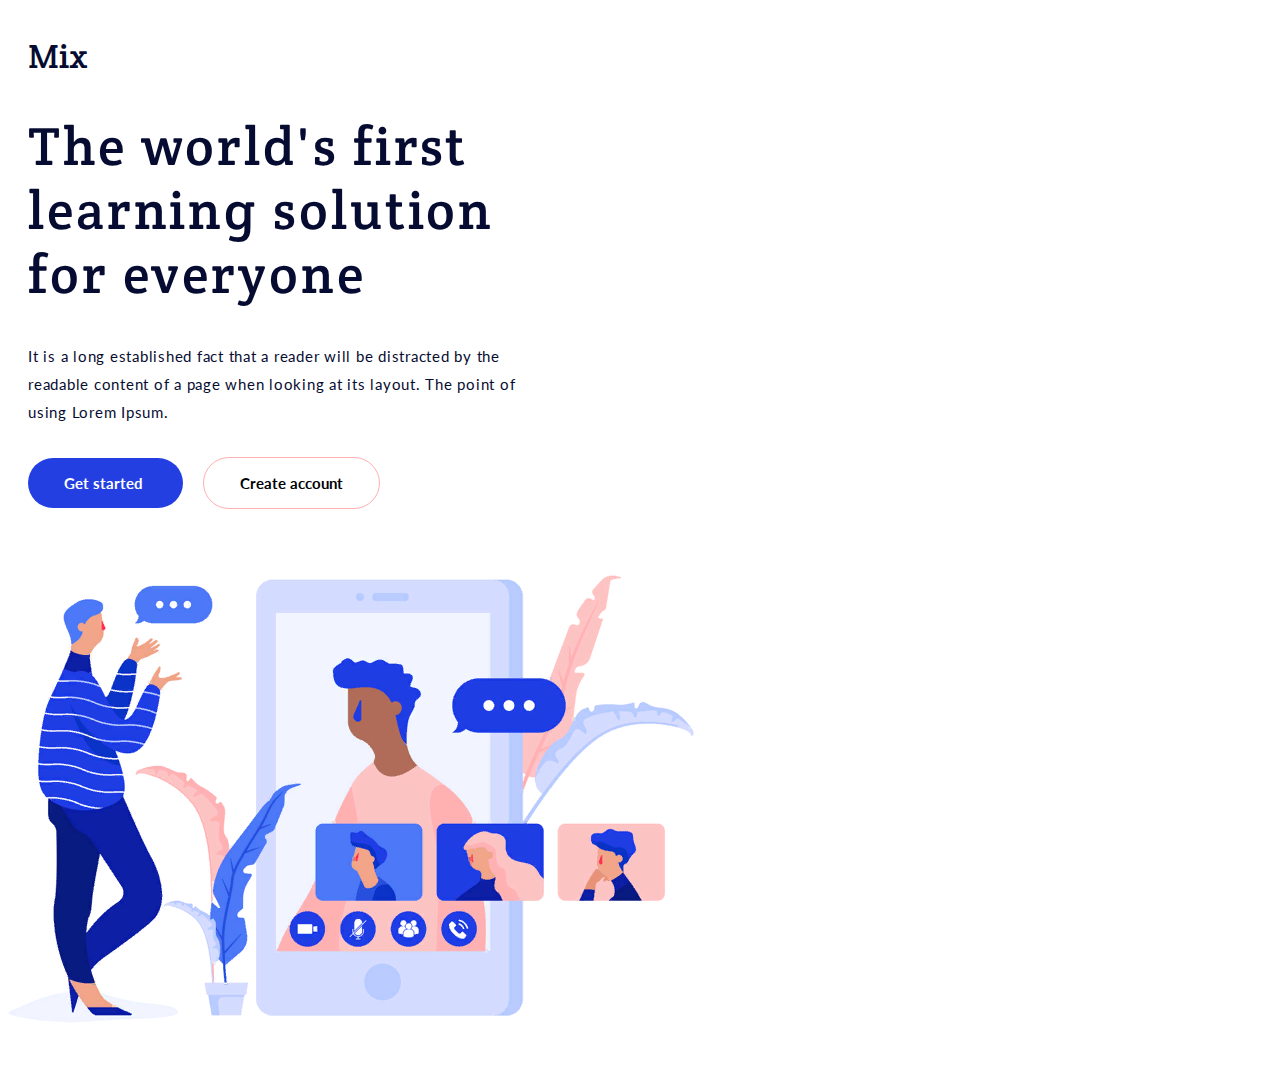
<file: task1/index.html>
<!DOCTYPE html>

<html>
<head>
    <title>Промо-страница</title>
    <meta charset="utf-8">
    <link href="css/style.css" rel="stylesheet">
    <link rel="preconnect" href="https://fonts.gstatic.com">
    <link href="https://fonts.googleapis.com/css2?family=Lato&display=swap" rel="stylesheet">
    <link rel="preconnect" href="https://fonts.gstatic.com">
    <link href="https://fonts.googleapis.com/css2?family=Crete+Round&display=swap" rel="stylesheet">
</head>

<body>
<div class="main">
    <p class="logo"> Mix
    </p>

    <h1 class="title">
        The world's first learning solution for everyone
    </h1>

    <p class="text">
        It is a long established fact that a reader will be distracted by the readable content of a page when looking at
        its layout. The point of using Lorem Ipsum.
    </p>

    <a class="button button_blue">
        Get started
    </a>
    <a class="button button_light">
        Create account
    </a>
</div>

<img src="images/clipart.png" alt="Промо-картинка">

</body>
</html>
</file>
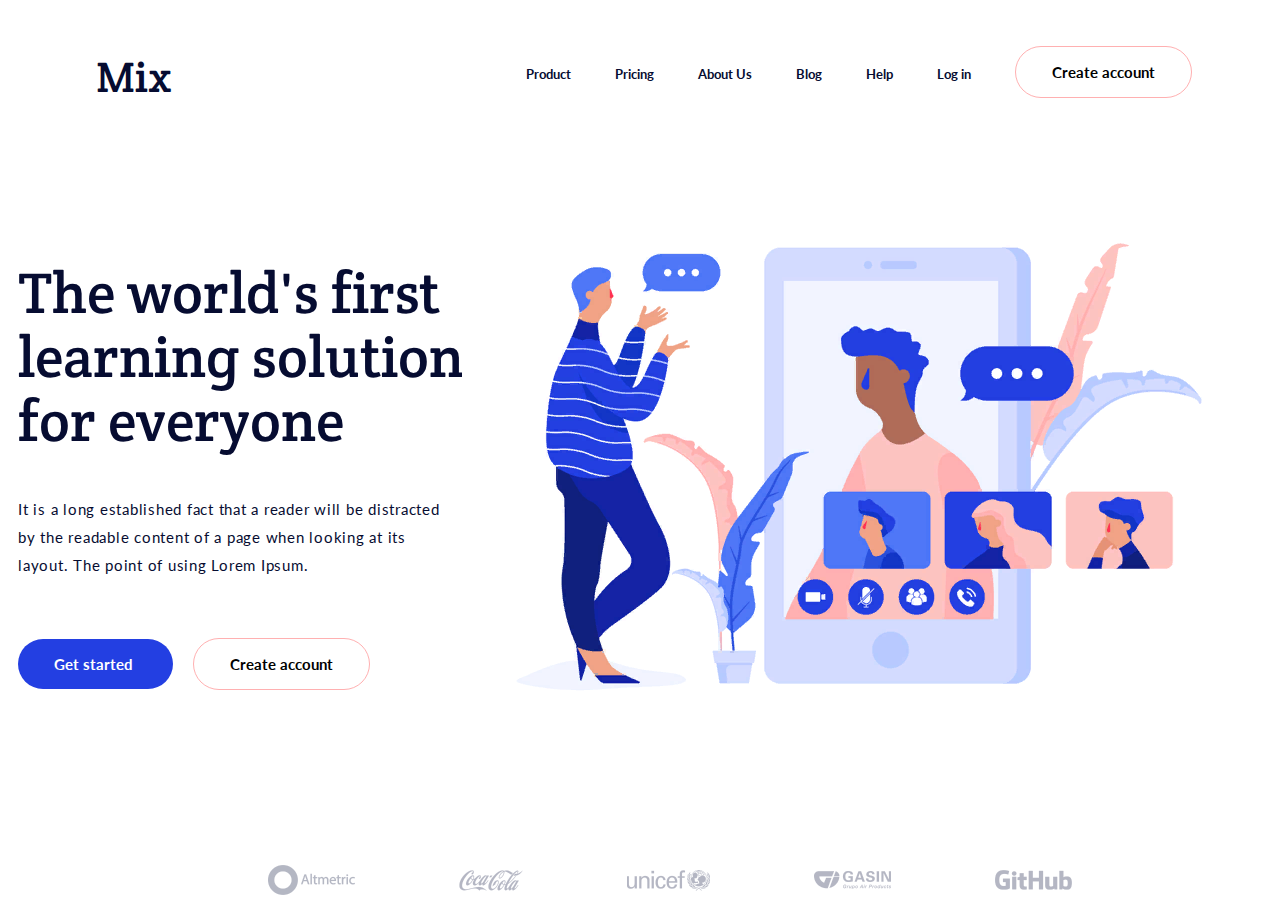
<file: task2/index.html>
<!DOCTYPE html>
<html>
<head>
    <title>Промо-страница</title>
    <meta charset="utf-8">
    <link href="css/style.css" rel="stylesheet">
    <link rel="preconnect" href="https://fonts.gstatic.com">
    <link href="https://fonts.googleapis.com/css2?family=Lato&display=swap" rel="stylesheet">
    <link rel="preconnect" href="https://fonts.gstatic.com">
    <link href="https://fonts.googleapis.com/css2?family=Crete+Round&display=swap" rel="stylesheet">
</head>
<body>
<header class="header">
    <span class="logo"> Mix
    </span>
    <div class="nav_menu">
        <a class="menu_link">Product</a>
        <a class="menu_link">Pricing</a>
        <a class="menu_link">About Us</a>
        <a class="menu_link">Blog</a>
        <a class="menu_link">Help</a>
        <a class="menu_link">Log in</a>
        <a class="button button_light"> Create account </a>
    </div>
</header>
<div class="main">
    <div class="main_content">
        <h1 class="title">
            The world's first learning solution for everyone
        </h1>
        <p class="text">
            It is a long established fact that a reader will be distracted
            by the readable content of a page when looking at its
            layout. The point of using Lorem Ipsum.
        </p>
        <div class="button">
            <a class="button button_blue">
                Get started
            </a>
            <a class="button button_light">
                Create account
            </a>
        </div>
    </div>
    <img class="main_image" src="images/clipart.png" Alt="Промо-картинка">
</div>
<footer class="footer">
    <div class="footer_logo">
        <img class="footer_logo" src="images/altmetric.png" alt="altmetric">
        <img class="footer_logo" src="images/coca-cola.png" alt="Coca-cola">
        <img class="footer_logo" src="images/unicef.png" alt="unicef">
        <img class="footer_logo" src="images/gasin.png" alt="gasin">
        <img class="footer_logo" src="images/git-hub.png" alt="git-hub">
    </div>
</footer>
</body>
</html>
</file>
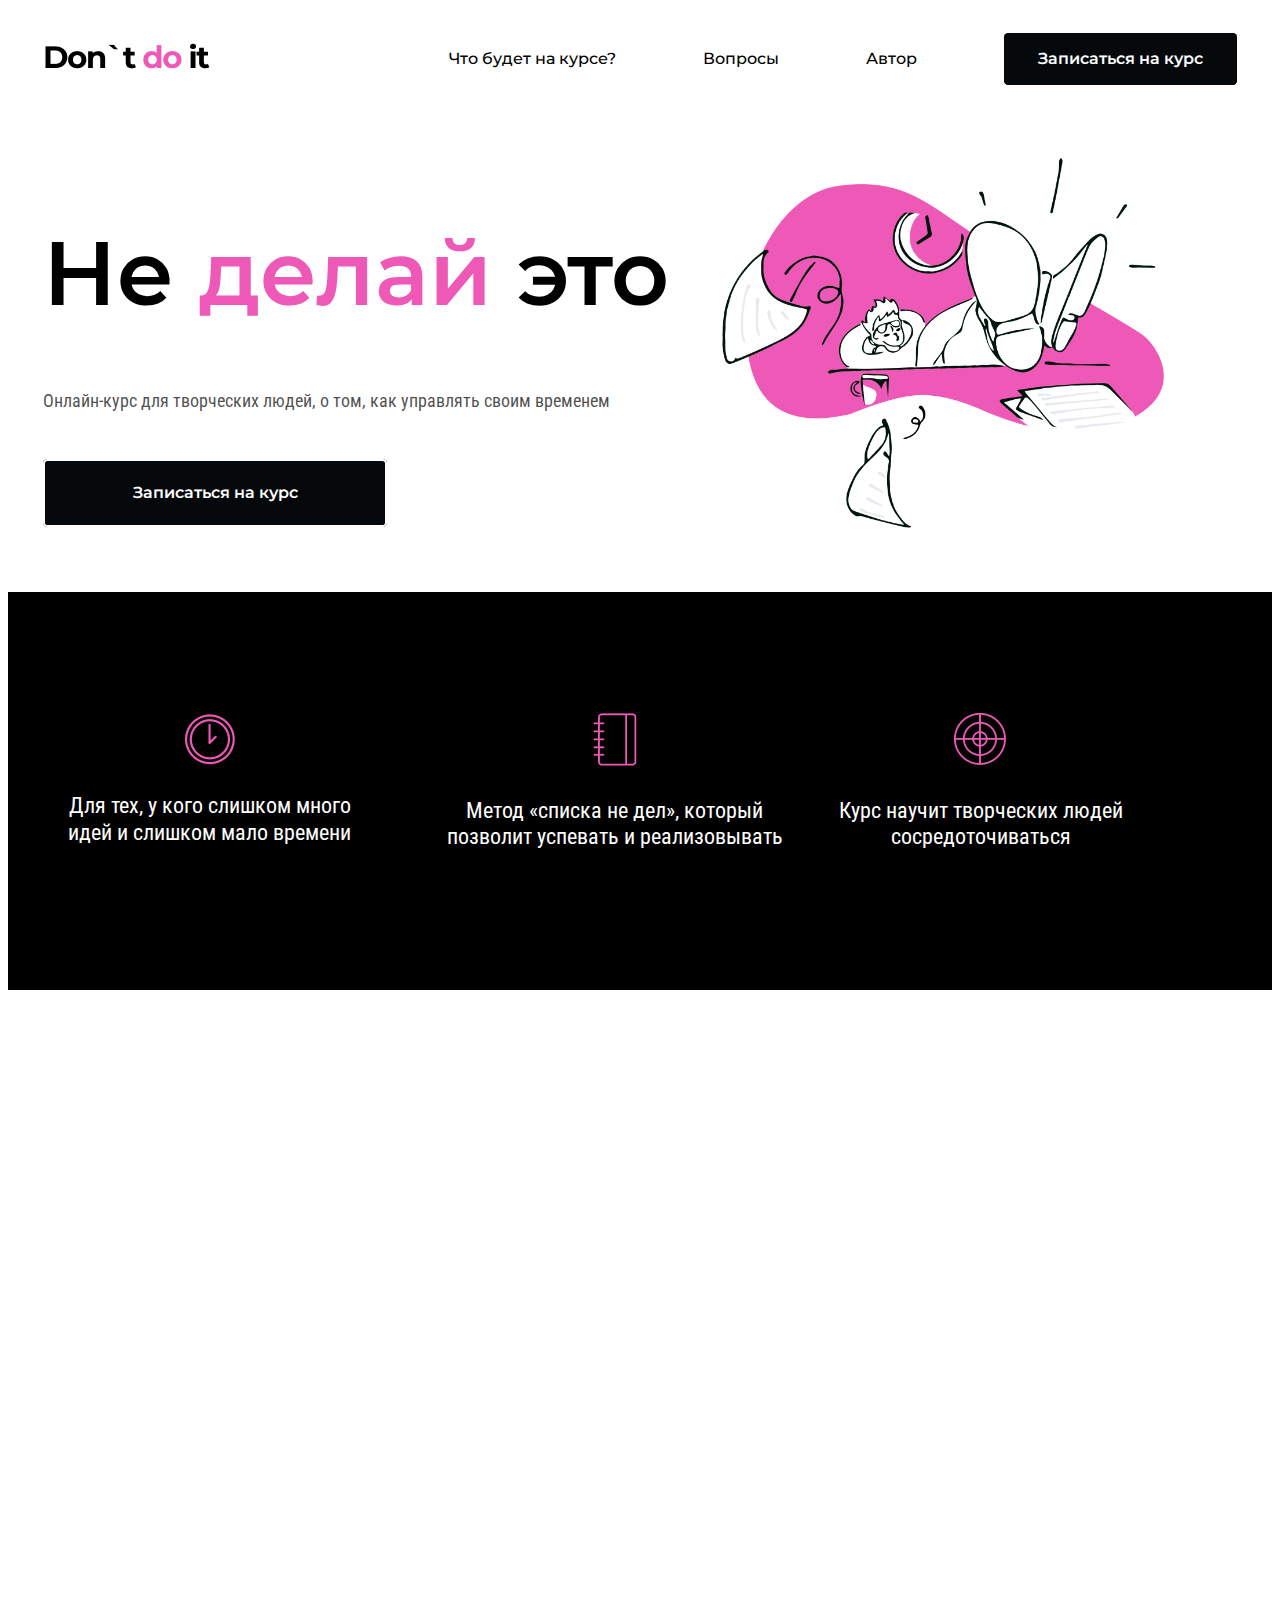
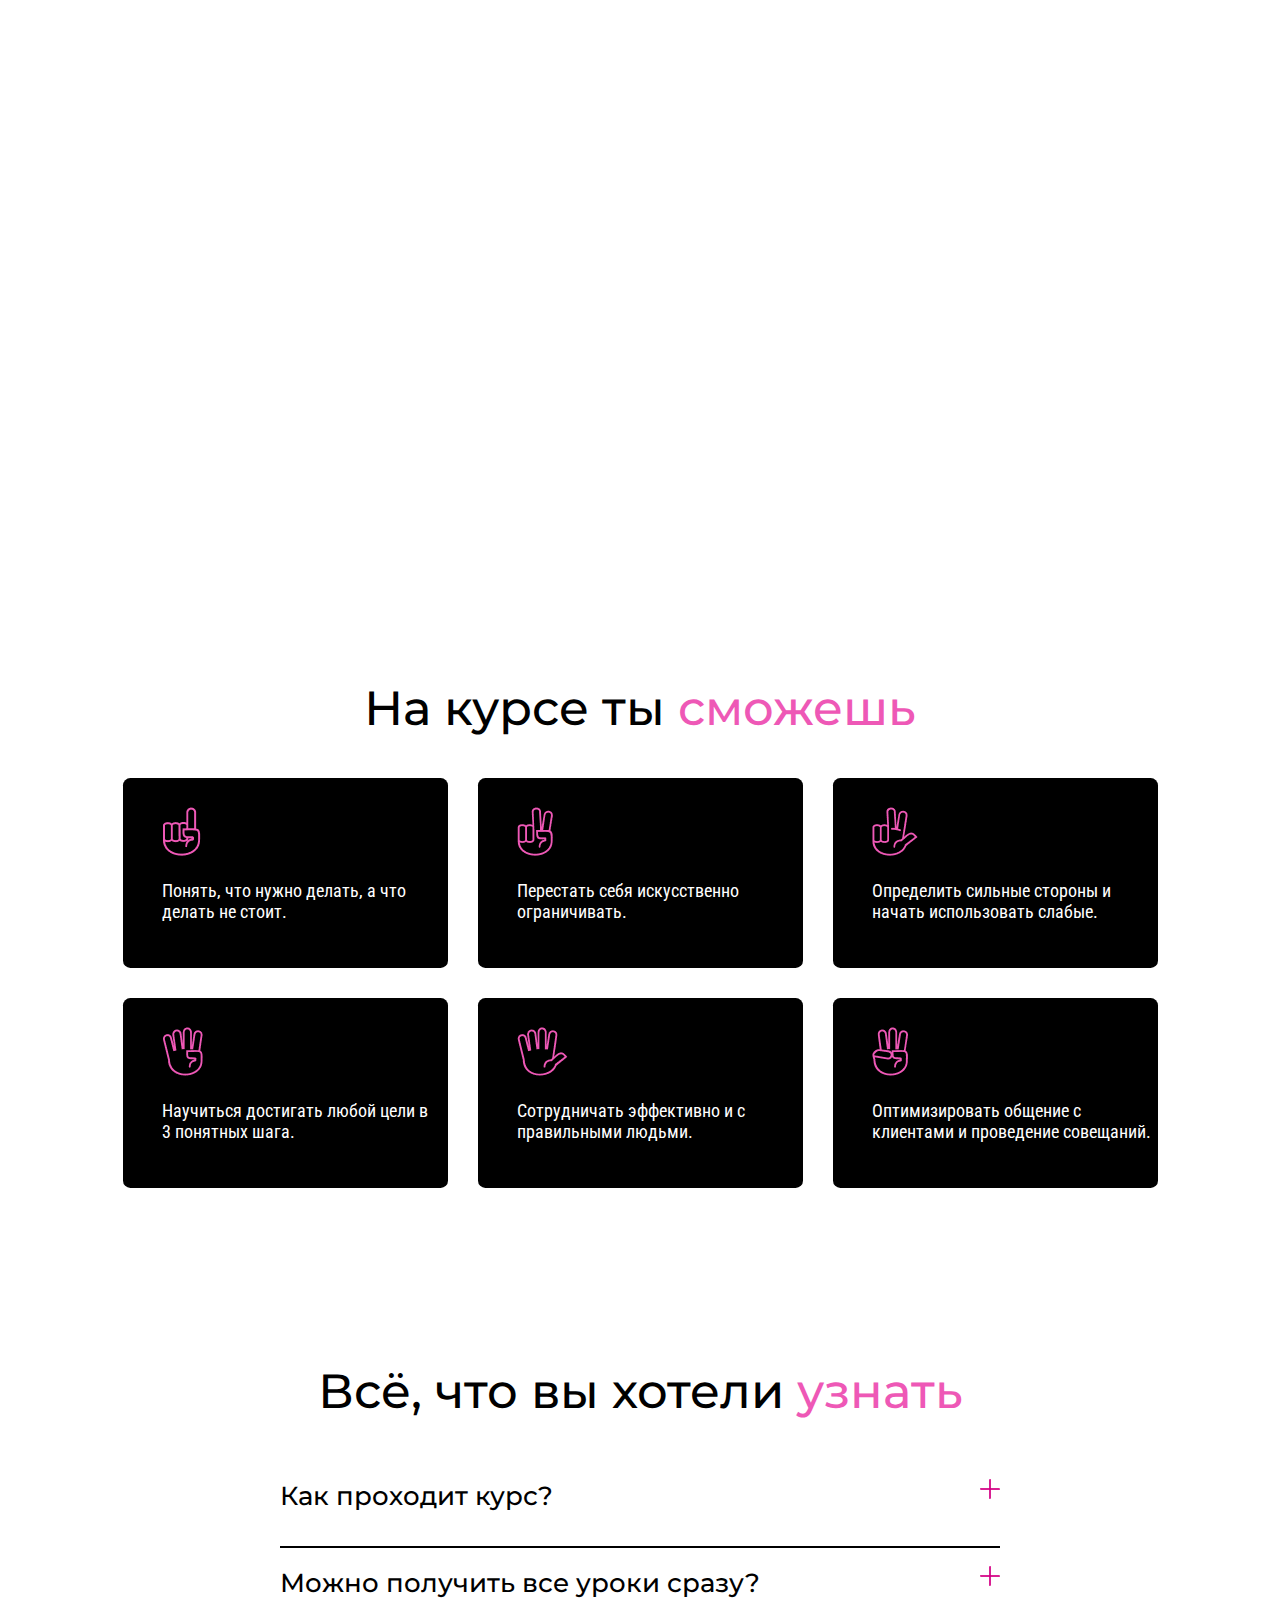
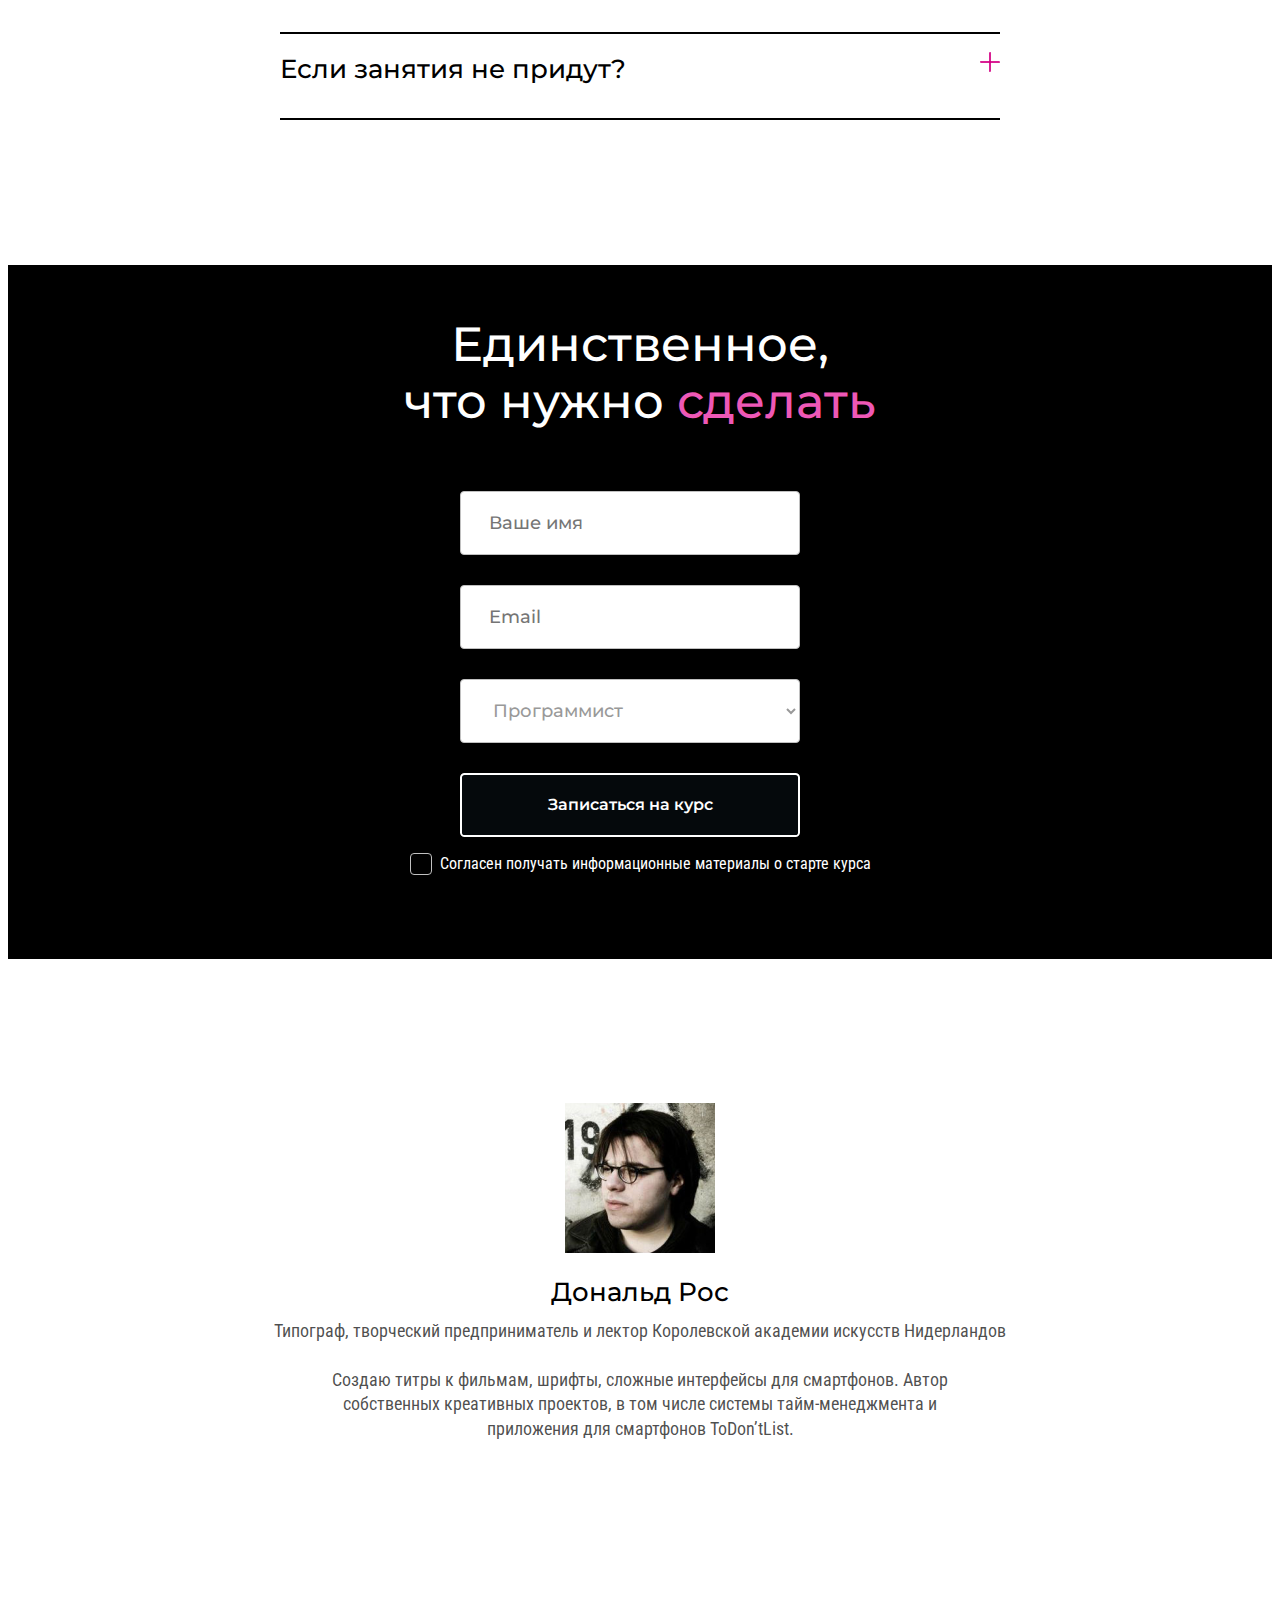
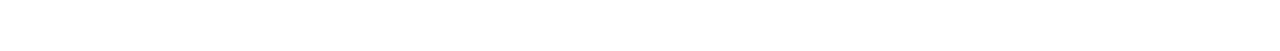
<file: task3/index.html>
<!DOCTYPE html>
<html>
<head>
    <title>Don't do it</title>
    <meta charset="utf-8">
    <link href="css/style.css" rel="stylesheet">
    <meta name="viewport" content="width=device-width, initial-scale=1">
    <link rel="preconnect" href="https://fonts.gstatic.com">
    <link href="https://fonts.googleapis.com/css2?family=Montserrat:wght@300;400&family=Roboto+Condensed&display=swap"
          rel="stylesheet">
    <link href="https://fonts.googleapis.com/css2?family=Montserrat:wght@300;400&display=swap" rel="stylesheet">
</head>
<body>
<header class="header">
    <span class="logo">
        <img src="images/text.png" class="logo" alt="Логотип">
    </span>
    <div class="nav_menu">
        <a href="#curs" class="menu_link js-menu-item">Что будет на курсе? </a>
        <a href="#problem" class="menu_link js-menu-item">Вопросы</a>
        <a href="#avtor" class="menu_link js-menu-item">Автор</a>
        <div class="button">
            <a href="" class="button top">Записаться на курс</a>
        </div>
    </div>
    <img class="menu" src="images/menu.png">
</header>
<div class="main">
    <div class="main_content">
        <h1 class="title">
            Не <span class="pink">делай</span> это
        </h1>
        <p class="text">
            Онлайн-курс для творческих людей, о том, как управлять своим временем
        </p>
        <div class="button">
            <a href="" class="button down"> Записаться на курс </a>
        </div>
    </div>
    <img class="main-image" src="images/done.png" alt="Не делай">
</div>
<section class="methods">
    <div class="clock">
        <img src="images/clock.png" alt="Часы">
        <p> Для тех, у кого слишком много идей и слишком мало времени</p>
    </div>
    <div class="notebook">
        <img src="images/notebook.png" alt="Ноутбук">
        <p> Метод «списка не дел», который позволит успевать и реализовывать</p>
    </div>
    <div class="target">
        <img src="images/target.png" alt="Мишень">
        <p> Курс научит творческих людей сосредоточиваться</p>
    </div>
</section>
<section id="animatedBlock" class="questions">
    <div class="question-one">
        <img class="left" src="images/finances.png" alt="Дела">
        <div class="content right">
            <h2 class="no-time">Ты не успеешь</h2>
            <p class="text words"> Всех творческих людей объединяет одна проблема - отсутствие времени на реализацию
                идей. Как
                прибавить суткам часы, рассмотрим в нашем курсе.
            </p>
        </div>
    </div>
    <div class="question-tow">
        <div class="content left-bottom">
            <h2 class="no-time">Опять дедлайн</h2>
            <p class="text words">В мире, где столько всего интересного, когда же успевать жить?</p>
        </div>
        <img class="right-bottom" src="images/mind_blowing.png" alt="Истерика">
    </div>
</section>
<h2 class="able">На курсе ты<span class="pink"> сможешь</span></h2>
<div id="curs" class="opportunities">
    <div class="variants">
        <div class="variant">
            <div class="pict">
                <img class="fingers" src="images/finger1.png" alt="Палец">
                <p class="var">
                    Понять, что нужно делать, а что делать не стоит.
                </p>
            </div>
        </div>
        <div class="variant">
            <div class="pict">
                <img src="images/finger2.png" alt="Два пальца">
                <p class="var">
                    Перестать себя искусственно ограничивать.
                </p>
            </div>
        </div>
        <div class="variant">
            <div class="pict">
                <img src="images/finger3.png" alt="Три пальца">
                <p class="var">
                    Определить сильные стороны и начать использовать слабые.
                </p>
            </div>
        </div>
        <div class="variant">
            <div class="pict">
                <img src="images/finger4.png" alt="Четыре пальца">
                <p class="var">
                    Научиться достигать любой цели в 3 понятных шага.
                </p>
            </div>
        </div>
        <div class="variant">
            <div class="pict">
                <img src="images/finger5.png" alt="Пять пальцев">
                <p class="var">
                    Сотрудничать эффективно и с правильными людьми.
                </p>
            </div>
        </div>
        <div class="variant">
            <div class="pict">
                <img src="images/hand.png" alt="Ладонь">
                <p class="var six">
                    Оптимизировать общение с клиентами и проведение совещаний.
                </p>
            </div>
        </div>
    </div>
</div>
<section id="problem" class="faq">
    <h2 class="able">Всё, что вы хотели <span class="pink">узнать</span>
    </h2>
    <div class="accordion">
        <div class="caption">
            <h3>Как проходит курс?</h3>
        </div>
        <div class="text words js">Каждую неделю на протяжении 3 месяцев, вам приходит новый урок на имейл. Проходить
            уроки, вы можете в комфортном для вас темпе.
        </div>
    </div>
    <div class="accordion">
        <div class="caption">
            <h3>Можно получить все уроки сразу?</h3>
        </div>
        <div class="text words js">Каждую неделю на протяжении 3 месяцев, вам приходит новый урок на имейл. Проходить
            уроки,
            вы можете в комфортном для вас темпе.
        </div>
    </div>
    <div class="accordion">
        <div class="caption">
            <h3>Если занятия не придут?</h3>
        </div>
        <div class="text words js">Каждую неделю на протяжении 3 месяцев, вам приходит новый урок на имейл. Проходить
            уроки,
            вы можете в комфортном для вас темпе.
        </div>
    </div>
</section>
<section class="forms">
    <h2 class="inversion">Единственное, <br> что нужно <span class="pink">сделать</span>
    </h2>
    <form class="form" action="" method="get">
        <div class="data">
            <input class="you-name" type="text" name="name" placeholder="Ваше имя">
            <input class="you-name" type="text" name="mail" placeholder="Email">
            <select class="you-name" name="activity">
                <option value="programmer">Программист</option>
                <option value="designer">Дизайнер</option>
                <option value="marketer">Маркетолог</option>
            </select>
            <button type="submit" class="button down">
                Записаться на курс
            </button>
        </div>
        <div class="data">
            <input type="checkbox" class="check-mark" id="chek" name="agreement" value="yes">
            <label class="agreement" for="chek">Согласен получать информационные материалы о старте курса
            </label>
        </div>
    </form>
    <button type="submit" class="button down mobile">
        Записаться на курс
    </button>
</section>
<div id="avtor" class="donald">
    <img src="images/donald.png" alt="Портрет Дональда">
    <h3>Дональд Рос</h3>
    <p class="text about">Типограф, творческий предприниматель и лектор Королевской академии искусств Нидерландов</p>
    <p class="text author">Создаю титры к фильмам, шрифты, сложные интерфейсы для смартфонов. Автор собственных
        креативных проектов, в том числе системы тайм-менеджмента и приложения для смартфонов ToDon’tList.</p>
</div>
<a href="" id="arrow"><img src="images/arrow.png"></a>
<div id="black">

</div>
<div id="mobile-menu">
    <a class="mobile-menu-link js-menu-item" href="#curs">Что будет на курсе? </a>
    <a class="mobile-menu-link js-menu-item" href="#problem">Вопросы</a>
    <a class="mobile-menu-link js-menu-item" href="#avtor">Автор</a>
</div>
<div id="Pop-Up">
    <img class="close" src="images/close.svg" alt="Закрыть">
    <img src="images/welcome.png">
    <h3 class="popup">Записаться на курс</h3>
    <form class="form popup" action="" method="get">
        <div class="data popup">
            <input class="you-name popup" type="text" name="name" placeholder="Ваше имя">
            <input class="you-name popup" type="text" name="mail" placeholder="Email">
            <select class="you-name popup" name="activity">
                <option value="programmer">Программист</option>
                <option value="designer">Дизайнер</option>
                <option value="marketer">Маркетолог</option>
            </select>
        </div>
        <div class="data popup">
            <input type="checkbox" class="check-mark" id="chek" name="agreement" value="yes">
            <label class="agreement popup" for="chek">Согласен получать информационные материалы о старте курса
            </label>
        </div>
        <button type="submit" class="button down popup">
            Записаться на курс
        </button>
    </form>
</div>

<script src="js/app.js"></script>
</body>
</html>
</file>
<file: task1/css/style.css>
.logo {
    font-family: 'Crete Round';
    font-size: 34px;
    color: #060C31;
    font-style: normal;
}

.main {
    margin-left: 20px;
    margin-bottom: 28px;
}

.title {
    width: 493px;
    height: 192px;
    margin-bottom: 36px;

    font-family: 'Crete Round';
    font-style: normal;
    font-weight: normal;
    font-size: 54px;
    color: #060C31;
    letter-spacing: 2.9px;
    line-height: 64px;
}


.text {
    font-family: 'Lato';
    font-size: 15px;
    color: #060C31;
    letter-spacing: 0.75px;
    line-height: 28px;
    font-style: normal;
    font-weight: normal;
    width: 493px;
    height: 84px;
    margin-bottom: 48px;
}

.button {
    border-radius: 50px;
    font-family: 'Lato';
    font-style: normal;
    font-weight: bold;
    font-size: 15px;
    border-radius: 50px;
    padding: 16px 36px 16px 36px;
}

.button.button_blue {
    background: #233FE2;
    border: none;
    color: #FFFFFF;
}

.button.button_light {
    border: 1px solid #FFB0B1;
    margin-left: 20px;
}
</file>
<file: task2/css/style.css>
.header {
    margin-top: 60px;
    margin-left: 88px;
    margin-right: 80px;
    vertical-align: middle;
}

.logo {
    font:  43px/34px 'Crete Round';
    color: #060C31;
    vertical-align: middle;
    display: inline-block;
}

.nav_menu {
    display: inline-block;
    vertical-align: middle;
    float: right;
}

.menu_link {
    display: inline-block;
    margin-right: 40px;
    vertical-align: middle;
    font: bold 13px/28px 'Lato';
    color: #060C31;
}

.main {
    margin-top: 67px;
    text-align: center;
}

.main_content {
    display: inline-block;
    vertical-align: top;
    margin-top: 100px;
    text-align: left;
}

.main_image {
    vertical-align: middle;
    display: inline-block;
    margin-left: -9px;
}

.title {
    width: 449px;
    height: 192px;
    margin-bottom: 42px;
    margin-top: 0;
    font: 58px/64px 'Crete Round';
    color: #060C31;
}


.text {
    font: 15px/28px 'Lato';
    color: #060C31;
    letter-spacing: 0.75px;
    width: 436px;
    height: 84px;
    margin-bottom: 76px;
}

.button {
    border-radius: 50px;
    font: bold 15px 'Lato';
}

.button.button_blue {
    background: #233FE2;
    border: none;
    color: #FFFFFF;
    margin-right: 20px;
    padding: 16px 36px 16px 36px;
}

.button.button_light {
    border: 1px solid #FFB0B1;
    padding: 16px 36px 16px 36px;
}

.footer {
    margin-top: 104px;
    float: right;
}

.footer_logo {
    vertical-align: middle;
    margin-right: 100px;
}
</file>
<file: task3/css/style.css>
.header {
    margin-top: 33px;
    margin-left: 120px;
    margin-right: 120px;
    display: flex;
    align-items: center;
    justify-content: space-between;
    transition-property: opacity;
    opacity: 0;
}

.loaded .header {
    transition-timing-function: ease;
    opacity: 1;
    transition-duration: 0.8s;
}

.nav_menu {
    display: flex;
    justify-content: space-between;
    align-items: center;
}

.menu_link {
    font: 500 16px/20px Montserrat;
    color: #000000;
    margin-right: 87px;
    text-decoration: none;
}

.menu {
    opacity: 0;
    position: absolute;
    cursor: pointer;
}

.mobile {
    opacity: 0;
    position: fixed;
    bottom: 10px;
}

.button {
    display: inline-block;
    background: #05090C;
    border-radius: 4.59px;
    font: 600 16px/16px Montserrat;
    text-align: center;
    color: #FFFFFF;
    text-decoration: none;
    cursor: pointer;
    margin-right: 0;
}

.top {
    padding: 18px 34px 18px 34px;
}

.down {
    width: 340px;
    border: 2px solid #FFFFFF;
    height: 64px;
    display: flex;
    align-items: center;
    justify-content: center;
}

.main {
    display: flex;
    max-width: 100%;
    margin-top: 73px;
    margin-right: 0;
    padding-left: 178px;
    padding-right: 205px;
    justify-content: space-between;
    align-items: center;
    transition-property: opacity, transform;
    opacity: 0;
    transform: translateY(50px);
}

.loaded .main {
    transition-timing-function: ease;
    opacity: 1;
    transform: translateY(0);
    transition-delay: 0.5s;
    transition-duration: 0.5s;
}

.main_content {
    width: 745px;
    display: inline-block;
    margin-right: 29px;
}

.title {
    font: 600 100px/122.35% Montserrat;
    color: #000000;
    width: 745px;
}

.text {
    font: normal 26px/120% 'Roboto Condensed';
    color: rgba(0, 0, 0, 0.7);
    width: 545px;
    margin-top: 4px;
    margin-bottom: 46px;
}

.pink {
    color: #EE58B6;
}

.main-image {
    display: inline-block;
    max-width: 100%;
}

.methods {
    display: grid;
    max-width: 100%;
    grid-template-columns: repeat(3, 1fr);
    margin-top: 64px;
    padding-left: 370px;
    padding-right: 370px;
    justify-content: space-between;
    align-items: center;
    background: #000000;
    height: 398px;
    font: normal 22px/120% 'Roboto Condensed';
    color: #FFFFFF;
}

.clock {
    width: 303px;
    text-align: center;
    transition-property: opacity;
    opacity: 0;
}

.loaded .clock {
    transition-timing-function: ease;
    opacity: 1;
    transition-delay: 0.5s;
    transition-duration: 1.2s;
}

.notebook {
    width: 337px;
    text-align: center;
    transition-property: opacity;
    opacity: 0;
}

.loaded .notebook {
    transition-timing-function: ease;
    opacity: 1;
    transition-delay: 0.5s;
    transition-duration: 2s;
}

.target {
    width: 293px;
    text-align: center;
    transition-property: opacity;
    opacity: 0;
}

.loaded .target {
    transition-timing-function: ease;
    opacity: 1;
    transition-delay: 0.5s;
    transition-duration: 2.8s;
}

.no-time {
    display: inline-block;
    font: 500 48px/126.06% Montserrat;
    color: #000000;
}

.text {
    width: 574px;
    font: normal 18px/135% Roboto Condensed;
    color: rgba(0, 0, 0, 0.7);
}

.questions {
    display: flex;
    justify-content: center;
    flex-wrap: wrap;
}

.question-one {
    display: flex;
    align-items: center;
    justify-content: space-between;
}

.left {
    width: 100%;
    transition-property: opacity, transform;
    opacity: 0;
    transform: translateX(-50px);
}

.questions.loaded .left {
    transition-timing-function: ease;
    opacity: 1;
    transform: translateX(0);
    transition-duration: 1s;
}

.left-bottom {
    transition-property: opacity, transform;
    opacity: 0;
    transform: translateX(-50px);
}

.questions.loaded .left-bottom {
    transition-timing-function: ease;
    opacity: 1;
    transform: translateX(0);
    transition-duration: 1s;
    transition-delay: 0.5s;
}

.question-tow {
    display: flex;
    align-items: center;
    justify-content: space-between;
    margin-top: 81px;
}

.right {
    transition-property: opacity, transform;
    opacity: 0;
    transform: translateX(50px);
}

.questions.loaded .right {
    transition-timing-function: ease;
    opacity: 1;
    transform: translateX(0);
    transition-duration: 1s;
}

.right-bottom {
    transition-property: opacity, transform;
    opacity: 0;
    transform: translateX(50px);
}

.questions.loaded .right-bottom {
    transition-timing-function: ease;
    opacity: 1;
    transform: translateX(0);
    transition-duration: 1s;
    transition-delay: 0.5s;
}

.able {
    display: block;
    text-align: center;
    font: 500 48px/126.06% Montserrat;
    color: #000000;
}

.opportunities {
    display: flex;
    justify-content: center;
    margin-bottom: 173px;
}

.variants {
    display: grid;
    grid-template-columns: repeat(3, 1fr);
    grid-template-rows: 1fr 1fr;
    grid-gap: 30px;
}

.variant {
    display: flex;
    height: 190px;
    max-width: 358px;
    padding-left: 39px;
    background: #000000;
    border-radius: 7.35723px;
    align-items: center;
}

.var {
    display: block;
    width: 270px;
    font: normal 18px/21px 'Roboto Condensed';
    color: #FFFFFF;
    margin-top: 20px;
}

.six {
    width: 286px;
}

.accordion {
    width: 720px;
    margin-right: auto;
    margin-left: auto;
    border-bottom: 2px solid #000000;
}

.caption {
    cursor: pointer;
    display: flex;
    justify-content: space-between;
    align-items: center;
}

.caption:after {
    content: url("../images/plus.png");
    float: right;
}

.caption.is-open:after {
    content: url("../images/mark.png");
    float: right;
}

.js {
    margin-bottom: 20px;
}

.text.words.js {
    max-height: 0;
    overflow: hidden;
    transition: max-height 0.2s ease-in-out;
}

.data {
    display: inline-flex;
    margin-bottom: 16px;
}

.forms {
    display: flex;
    justify-content: center;
    align-items: center;
    flex-direction: column;
    background: #000000;
    margin-top: 145px;
    height: 694px;
}

.inversion {
    font: 500 48px/120% Montserrat;
    color: #FFFFFF;
    width: 651px;
    text-align: center;
    margin-top: 0;
    margin-bottom: 60px;
}

.form {
    display: flex;
    flex-direction: column;
    margin-bottom: 17px;

}

.you-name {
    background: #FFFFFF;
    border: 1.34888px solid #C0C0C0;
    box-sizing: border-box;
    border-radius: 4px;
    margin-right: 20px;
    width: 340px;
    height: 64px;
    align-items: center;
    padding-left: 28px;
    font: 500 18px/22px Montserrat;
    color: #999999;
    cursor: pointer;
}

.check-mark {
    position: absolute;
    z-index: -1;
    opacity: 0;
}

.check-mark + label {
    display: inline-flex;
    align-items: center;
    user-select: none;
}

.check-mark + label::before {
    content: '';
    display: inline-block;
    width: 22px;
    height: 22px;
    flex-shrink: 0;
    flex-grow: 0;
    border: 1.34888px solid #C0C0C0;
    border-radius: 4px;
    box-sizing: border-box;
    margin-right: 0.5em;
    background-repeat: no-repeat;
    background-position: center center;
    background-size: 50% 50%;
}

.check-mark:checked + label::before {
    background-color: #EE58B6;
    background-image: url("data:image/svg+xml,%3csvg xmlns='http://www.w3.org/2000/svg' viewBox='0 0 8 8'%3e%3cpath fill='%23fff' d='M6.564.75l-3.59 3.612-1.538-1.55L0 4.26 2.974 7.25 8 2.193z'/%3e%3c/svg%3e");
}

#chek {
    display: inline-block;
    border: 1.34888px solid #C0C0C0;
    background-color: #000000;
    border-radius: 4px;
    margin-right: 7px;
    height: 22px;
    weight: 22px;
    cursor: pointer;
}

.agreement {
    font: normal 16px/22px Roboto Condensed;
    color: #FFFFFF;
    display: inline-block;
    align-items: center;
    cursor: pointer;
}

.donald {
    margin-top: 144px;
    width: 734px;
    margin-left: auto;
    margin-right: auto;
    text-align: center;
}

.about {
    margin-bottom: 24px;
    width: 734px;
    line-height: 150%;
}

.author {
    width: 626px;
    margin-left: auto;
    margin-right: auto;
}

h3 {
    font: 500 26px/120% Montserrat;
    font-style: normal;
    color: #000000;
    margin-top: 20px;
    margin-bottom: 9px;
}

#arrow {
    transition: opacity .5s easy;
    opacity: 0;
    position: fixed;
    right: 30px;
    bottom: 30px;
}

#arrow.visible {
    opacity: 1;

}

#black.visible {
    position: fixed;
    top: 0;
    left: 0;
    width: 100%;
    height: 100%;
    background: rgba(0, 0, 0, 0.8);
}

.mobile-menu{
    height: 100%;
}

.mobile-menu-link {
    max-width: 100%;
    display: flex;
    align-content: center;
    font: 500 20px/20px Montserrat;
    color: #ffffff;
    text-decoration: none;
    height: 50px;
    margin-top: 3px;
}

#Pop-Up {
    display: none;
}

#Pop-Up.visible {
    display: block;
    width: 640px;
    height: 847px;
    background: #FFFFFF;
    position: fixed;
    top: 50%;
    left: 50%;
    transform: translate(-50%, -50%);
    box-shadow: 0px 16px 48px rgba(60, 0, 61, 0.48);
    border-radius: 12px;
    margin-right: auto;
    margin-left: auto;
    text-align: center;
    justify-content: center;
}

.close {
    float: right;
    margin-top: 15px;
    margin-right: 20px;
    cursor: pointer;
}

.form.popup {
    display: flex;
    margin-top: 30px;
}

.data.popup {
    display: inline-block;
    flex-direction: column;
    justify-content: center;
}

.you-name.popup {
    margin-right: 0;
    margin-bottom: 20px;
    width: 480px;
}

.agreement.popup {
    color: black;
    font-size: 16px;
    line-height: 22px;
}

.button.down.popup {
    width: 480px;
}

@media screen and (max-width: 1740px) {
    .main {
        max-width: 70%;
        padding-right: 50px;
        padding-left: 50px;
    }

    .main-image {
        max-width: 80%;
    }

    .methods {
        padding-left: 100px;
        padding-right: 100px;
    }
}

@media screen and (max-width: 1460px) {
    .data {
        display: grid;
        grid-gap: 30px;
        justify-content: center;
    }

    .main-image {
        max-width: 60%;
    }
}

@media screen and (max-width: 1366px) {
    .header {
        max-width: 100%;
        margin-left: 35px;
        margin-right: 35px;
    }

    .main {
        max-width: 70%;
        padding-right: 35px;
        padding-left: 35px;
    }

    .main-image {
        max-width: 50%;
    }

    .title {
        font-size: 90px;
        width: 650px;
    }

    .methods {
        max-width: 100%;
        padding-left: 50px;
        padding-right: 50px;
    }
}


@media screen and (max-width: 1267px) {
    .variants {
        grid-gap: 10px;
    }

    .variant {
        max-width: 300px;

    }

    .title {
        font-size: 70px;
        width: 550px;
    }
}

@media screen and (max-width: 1136px) {
    img.left {
        max-width: 60%;
    }

    img.right-bottom {
        max-width: 60%;
    }

    .text.words {
        max-width: 400px;
    }

    .variants {
        grid-template-columns: repeat(2, 1fr);
        grid-template-rows: repeat(3, 1fr);
    }
}

@media screen and (max-width: 1008px) {
    .clock {
        max-width: 200px;
    }

    .notebook {
        max-width: 200px;
    }

    .target {
        max-width: 200px;
    }

    .title {
        font-size: 60px;
        max-width: 500px;
    }

    .text {
        max-width: 400px;
    }

    .text.about {
        max-width: 734px;
    }

}

@media screen and (max-width: 967px) {
    .nav_menu {
        opacity: 0;
    }

    .menu {
        opacity: 1;
        right: 30px;
        top: 30px;
    }

    .main {
        flex-direction: column;
        margin-top: 30px;
        margin-left: auto;
        margin-right: auto;
    }

    .main_content {
        max-width: 100%;
    }

    .main-image {
        max-width: 80%;
    }

    .title {
        font-size: 80px;
        max-width: 100%;
    }

    .text {
        max-width: 100%;
    }

    .methods {
        grid-template-columns: 1fr;
        grid-template-rows: repeat(3, 1fr);
        height: 700px;
        justify-items: center;
    }

    .clock {
        max-width: 300px;
    }

    .notebook {
        max-width: 300px;
    }

    .target {
        max-width: 300px;
    }

    .author {
        max-width: 400px;
    }

    .text.about {
        max-width: 320px;
        margin-left: auto;
        margin-right: auto;
    }

    .text.words {
        max-width: 350px;
    }

    .left {
        max-width: 450px;
    }

    .right-bottom {
        max-width: 450px;
    }

    .accordion {
        width: 450px;
        margin-right: auto;
        margin-left: auto;
    }

    .menu {
        max-width: 70px;
    }

    #mobile-menu.animate {
        opacity: 1;
        display: flex;
        position: absolute;
        align-items: center;
        flex-direction: column;
        background: #EE58B6;
        top: 100px;
        left: 0;
        right: 0;
        max-width: 100%
    }
}

@media screen and (max-width: 710px) {
    .variants {
        grid-template-columns: 1fr;
    }

    .inversion {
        font-size: 40px;
        max-width: 400px;
    }

    .able {
        font-size: 40px;
    }

    .question-one {
        flex-direction: column-reverse;
    }

    .question-tow {
        flex-direction: column;
    }

    .donald {
        margin-top: 20px;
        margin-right: auto;
        margin-left: auto;
        max-width: 400px;
    }

}

@media screen and (max-width: 490px) {
    .title {
        font-size: 50px;
    }

    .main {
        padding: 0;
    }

    .able {
        max-width: 400px;
    }

    .forms {
        height: 400px;
    }

    .form {
        opacity: 0;
        position: absolute;
    }

    button.down {
        opacity: 1;
        position: relative;
    }

    .inversion {
        font-size: 34px;
    }

    .button {
        max-width: 200px;
    }

    .author {
        max-width: 300px;
    }

    .text.about {
        max-width: 300px;
        margin-left: auto;
        margin-right: auto;
    }

    .methods {
        font-size: 18px;
        padding-left: 20px;
        padding-right: 20px;
    }

    .clock {
        max-width: 250px;
    }

    .notebook {
        max-width: 250px;
    }

    .target {
        max-width: 250px;
    }

    .no-time {
        font-size: 24px;
    }

    .question-one {
        max-width: 300px;
    }

    .right {
        max-width: 300px;
    }

    .text.words {
        max-width: 300px;
        margin-bottom: 10px;
    }

    .question-tow {
        max-width: 300px;
        margin-top: 20px;
    }

    .opportunities {
        justify-content: center;
    }

    .variant {
        max-width: 300px;
    }

    .menu {
        max-width: 60px;
    }

    .accordion {
        max-width: 300px;
        margin-right: auto;
        margin-left: auto;
    }
}

@media screen and (max-width: 330px) {
    .title {
        font-size: 36px;
    }

    .main-image {
        opacity: 0;
        position: absolute;
    }

    .main {
        margin-top: 0;
    }

    .able {
        margin-top: 5px;
        margin-bottom: 5px;
    }

    .variant {
        padding-left: 10px;
    }

    .var.six {
        max-width: 300px;
    }

    .forms {
        margin-top: 20px;
        height: 350px;
    }

    .inversion {
        max-width: 300px;
    }

    .donald {
        max-width: 300px;
    }

    .no-time {
        text-align: center;
    }

    .logo {
        max-width: 180px
    }
}
</file>
